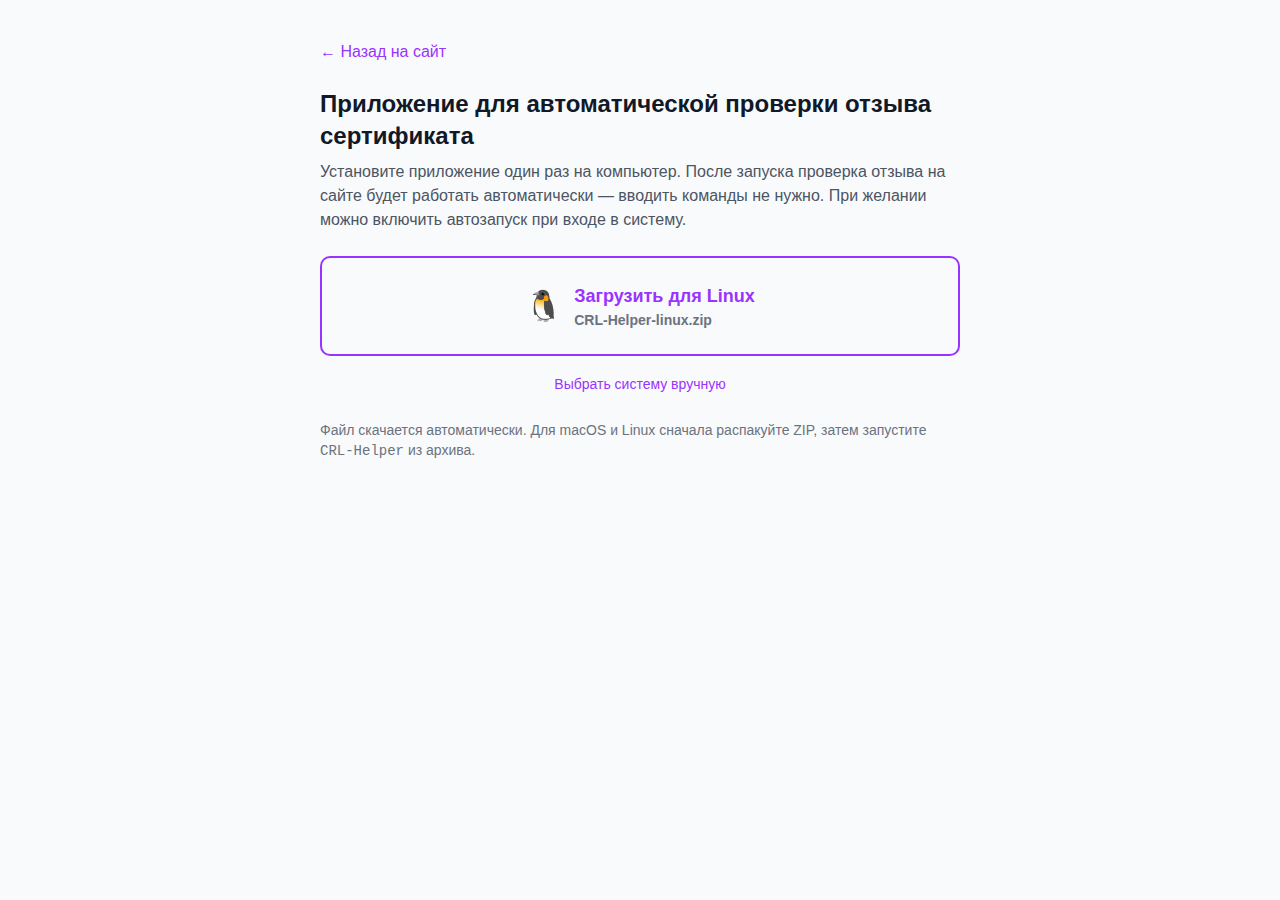
<file: downloads/index.html>
<!DOCTYPE html>
<html lang="ru">
<head>
    <meta charset="UTF-8" />
    <meta name="viewport" content="width=device-width, initial-scale=1.0" />
    <title>Скачать приложение — проверка отзыва сертификата | Copilot 1СО 2.0</title>
    <link
        rel="icon"
        href='data:image/svg+xml,<svg xmlns="http://www.w3.org/2000/svg" viewBox="0 0 32 32"><title>SOS Icon</title><defs><style>.sos-text{font-family:sans-serif;font-size:12px;font-weight:bold;fill:%23DC2626}.frame{fill:none;stroke:%23DC2626;stroke-width:2}</style></defs><rect x="4" y="4" width="24" height="24" rx="4" class="frame"/><text x="16" y="16" class="sos-text" text-anchor="middle" dominant-baseline="central">SOS</text></svg>'
    />
    <script src="../js/vendor-config.js?v=legacy-20260413-005858-fd473fa"></script>
    <script src="../js/vendor-loader.js?v=legacy-20260413-005858-fd473fa"></script>
    <script>
        window.__loadTailwindDownloads = function() {
            var apply = function() {
                if (typeof tailwind !== 'undefined') {
                    tailwind.config = {
                        darkMode: 'class',
                        theme: { extend: { colors: { primary: '#9933FF', secondary: '#7B2FDF' } } }
                    };
                }
            };
            var s = window.VendorLoader ? VendorLoader.loadTailwindFallback('../') : null;
            if (s) {
                s.onload = apply;
            } else {
                var s2 = document.createElement('script');
                s2.src = 'https://cdn.tailwindcss.com';
                s2.onload = apply;
                document.head.appendChild(s2);
            }
        };
    </script>
    <link id="tailwind-built" rel="stylesheet" href="../css/tailwind.generated.css?v=legacy-20260413-005858-fd473fa" onerror="window.__loadTailwindDownloads && __loadTailwindDownloads()">
    <style>
        body { font-family: 'Segoe UI', Tahoma, Geneva, Verdana, sans-serif; }
        a.download-link:hover { opacity: 0.9; transform: translateY(-1px); }
    </style>
</head>
<body class="min-h-screen bg-gray-50 dark:bg-gray-900 text-gray-900 dark:text-gray-100">
    <div class="max-w-2xl mx-auto px-4 py-10">
        <a href="/" class="inline-block text-primary hover:underline mb-6">← Назад на сайт</a>
        <h1 class="text-2xl font-semibold mb-2">Приложение для автоматической проверки отзыва сертификата</h1>
        <p class="text-gray-600 dark:text-gray-400 mb-6">
            Установите приложение один раз на компьютер. После запуска проверка отзыва на сайте будет работать автоматически — вводить команды не нужно. При желании можно включить автозапуск при входе в систему.
        </p>
        <div id="downloadArea" class="space-y-4">
            <button
                id="downloadBtn"
                type="button"
                class="download-link w-full flex items-center justify-center gap-3 p-6 rounded-lg border-2 border-primary bg-primary/10 hover:bg-primary/20 dark:bg-primary/20 dark:hover:bg-primary/30 text-primary font-semibold text-lg transition cursor-pointer"
            >
                <span id="downloadIcon" class="text-3xl">⬇️</span>
                <div class="text-left">
                    <span id="downloadLabel">Определение системы...</span>
                    <span class="block text-sm font-normal text-gray-500 dark:text-gray-400" id="downloadSub">Загрузка и установка в один клик</span>
                </div>
            </button>
            <p class="text-center">
                <button type="button" id="manualBtn" class="text-sm text-primary hover:underline">Выбрать систему вручную</button>
            </p>
            <div id="manualChoice" class="hidden space-y-2">
                <button type="button" data-os="windows" class="manual-dl w-full block p-3 rounded border text-center hover:bg-gray-100 dark:hover:bg-gray-800">🪟 Windows</button>
                <button type="button" data-os="macos" class="manual-dl w-full block p-3 rounded border text-center hover:bg-gray-100 dark:hover:bg-gray-800">🍎 macOS</button>
                <button type="button" data-os="linux" class="manual-dl w-full block p-3 rounded border text-center hover:bg-gray-100 dark:hover:bg-gray-800">🐧 Linux</button>
            </div>
        </div>
        <p class="mt-6 text-sm text-gray-500 dark:text-gray-400">
            Файл скачается автоматически. Для macOS и Linux сначала распакуйте ZIP, затем запустите <code>CRL-Helper</code> из архива.
        </p>
        <script>
(function(){
var FALLBACKS = {
    windows: ['/files/CRL-Helper-windows.exe', '/downloads/CRL-Helper-windows.exe', 'https://raw.githubusercontent.com/literarum/Copilot-1CO-2.0/main/site/files/CRL-Helper-windows.exe'],
    macos: ['/files/CRL-Helper-macos.zip', '/downloads/CRL-Helper-macos', 'https://raw.githubusercontent.com/literarum/Copilot-1CO-2.0/main/site/files/CRL-Helper-macos.zip'],
    linux: ['/files/CRL-Helper-linux.zip', '/downloads/CRL-Helper-linux', 'https://raw.githubusercontent.com/literarum/Copilot-1CO-2.0/main/site/files/CRL-Helper-linux.zip']
};
var LABELS={windows:'Загрузить для Windows',macos:'Загрузить для macOS',linux:'Загрузить для Linux'};
var ICONS={windows:'🪟',macos:'🍎',linux:'🐧'};
function detectOS(){
    var ua=navigator.userAgent;var plat=navigator.platform||'';
    if(/Win/i.test(ua)||/Windows/i.test(ua)||plat.indexOf('Win')>=0)return'windows';
    if(/Mac/i.test(ua)||/iPhone|iPad/i.test(ua)||plat.indexOf('Mac')>=0)return'macos';
    return'linux';
}
var os=detectOS();
var btn=document.getElementById('downloadBtn');
var icon=document.getElementById('downloadIcon');
var label=document.getElementById('downloadLabel');
var sub=document.getElementById('downloadSub');
var manualBtn=document.getElementById('manualBtn');
var manualChoice=document.getElementById('manualChoice');
function setFor(osId){
    os=osId;
    icon.textContent=ICONS[os];
    label.textContent=LABELS[os];
    sub.textContent=FALLBACKS[os][0].split('/').pop();
}
async function isHtmlLikeBlob(blob){
    if(!blob||blob.size===0)return true;
    var text=await blob.slice(0,1024).text();
    var t=text.trim().toLowerCase();
    return t.indexOf('<!doctype html')===0||t.indexOf('<html')===0||t.indexOf('<head')>=0||t.indexOf('<body')>=0;
}
async function fetchDownloadBlob(url){
    var r=await fetch(url,{method:'GET',cache:'no-store'});
    if(!r.ok)return{ok:false,reason:'missing'};
    var ct=(r.headers.get('Content-Type')||'').toLowerCase();
    var blob=await r.blob();
    if(ct.indexOf('text/html')>=0||ct.indexOf('text/plain')>=0)return{ok:false,reason:'html'};
    if(await isHtmlLikeBlob(blob))return{ok:false,reason:'html'};
    return{ok:true,blob:blob};
}
function triggerBlobDownload(blob,url){
    var objectUrl=URL.createObjectURL(blob);
    var a=document.createElement('a');
    a.href=objectUrl;
    a.download=url.split('/').pop();
    document.body.appendChild(a);
    a.click();
    document.body.removeChild(a);
    URL.revokeObjectURL(objectUrl);
}
async function doDownloadFor(osId){
    var urls=FALLBACKS[osId];
    var result=null;
    var finalUrl=null;
    for(var i=0;i<urls.length;i++){
        try{
            var r=await fetchDownloadBlob(urls[i]);
            if(r.ok){result=r;finalUrl=urls[i];break;}
        }catch(e){}
    }
    if(!result||!result.ok){
        alert('Сборка для '+(osId==='windows'?'Windows':osId==='macos'?'macOS':'Linux')+' пока недоступна');
        label.textContent='Сборка для '+(osId==='windows'?'Windows':osId==='macos'?'macOS':'Linux')+' пока недоступна';
        return;
    }
    triggerBlobDownload(result.blob,finalUrl);
}
setFor(os);
btn.onclick=function(){doDownloadFor(os);};
manualBtn.onclick=function(){
    manualChoice.classList.toggle('hidden');
};
manualChoice.querySelectorAll('.manual-dl').forEach(function(b){
    b.onclick=function(){
        var o=b.getAttribute('data-os');
        doDownloadFor(o);
    };
});
})();
        </script>
    </div>
</body>
</html>
</file>
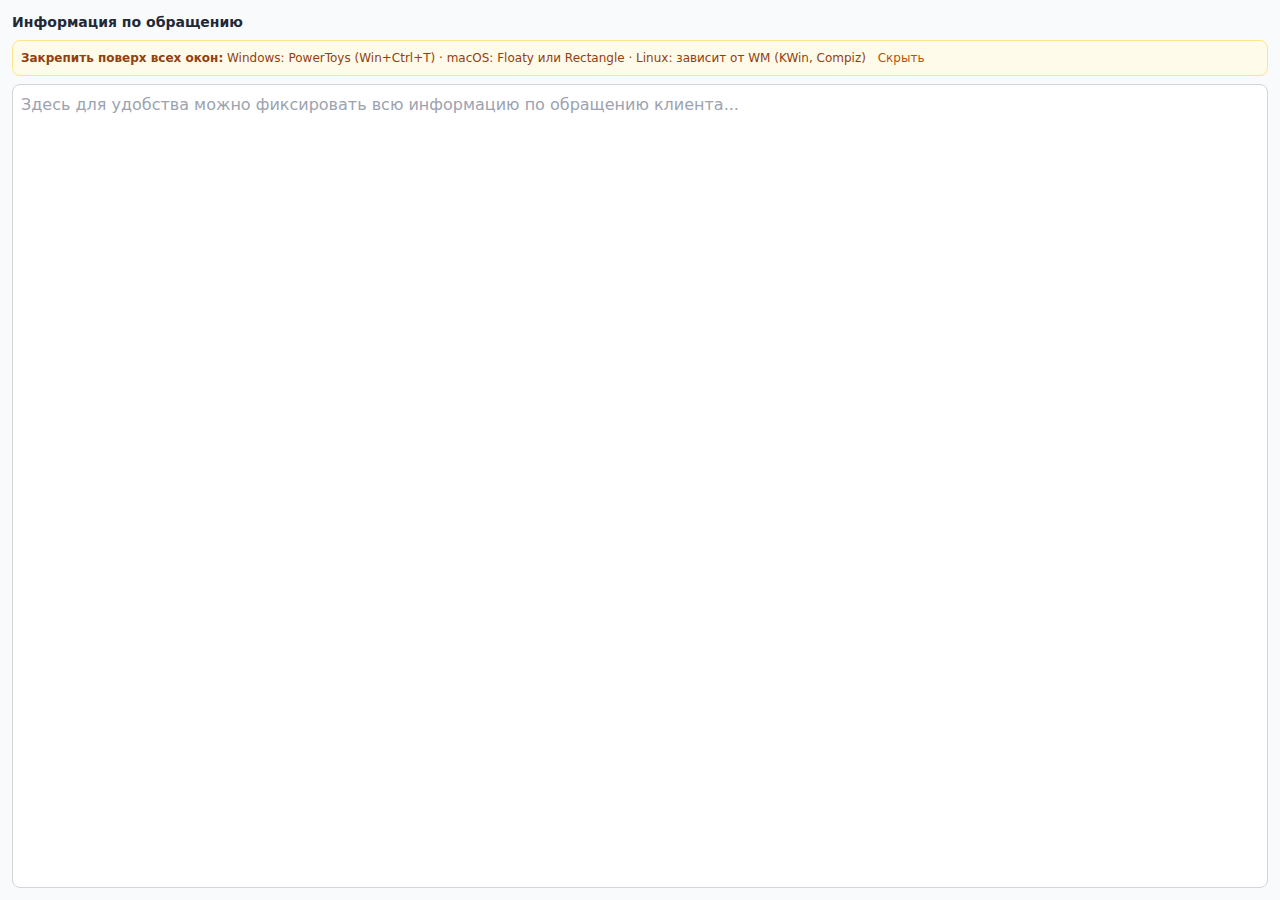
<file: client-notes-standalone.html>
<!DOCTYPE html>
<html lang="ru">
<head>
    <meta charset="UTF-8" />
    <meta name="viewport" content="width=device-width, initial-scale=1.0" />
    <title>Заметки по обращению — Copilot 1СО 2.0</title>
    <link rel="icon" href="data:image/svg+xml,<svg xmlns='http://www.w3.org/2000/svg' viewBox='0 0 32 32'><rect x='4' y='4' width='24' height='24' rx='4' fill='none' stroke='%23DC2626' stroke-width='2'/><text x='16' y='16' font-size='12' font-weight='bold' fill='%23DC2626' text-anchor='middle' dominant-baseline='central'>SOS</text></svg>" />
    <script src="js/vendor-config.js?v=legacy-20260311-000805-3b7594f"></script>
    <script src="js/vendor-loader.js?v=legacy-20260311-000805-3b7594f"></script>
    <script type="text/javascript">if (window.VendorLoader) VendorLoader.writeVendors('standalone', '');</script>
    <script type="text/javascript">if (window.VendorLoader && window.VendorConfig && window.VendorConfig.USE_LOCAL_VENDORS) { setTimeout(function() { VendorLoader.runVendorFallback('standalone', ''); }, 0); }</script>
    <link rel="stylesheet" href="css/tailwind.generated.css?v=legacy-20260311-000805-3b7594f" />
    <link rel="stylesheet" href="css/main.css?v=legacy-20260311-000805-3b7594f" />
    <link rel="stylesheet" href="css/inline-styles.css?v=legacy-20260311-000805-3b7594f" />
    <link rel="stylesheet" href="css/inline-styles.css?v=legacy-20260311-000805-3b7594f" />
    <link rel="stylesheet" href="css/inline-styles.css?v=legacy-20260311-000805-3b7594f" />
    <link rel="stylesheet" href="css/inline-styles.css?v=legacy-20260311-000805-3b7594f" />
    <style>
        body { min-height: 100vh; margin: 0; }
        #clientNotesStandalone { font-family: inherit; }
    </style>
    <script>
        (function() {
            if (window.matchMedia && window.matchMedia('(prefers-color-scheme: dark)').matches) {
                document.documentElement.classList.add('dark');
            }
            window.matchMedia('(prefers-color-scheme: dark)').addEventListener('change', function(e) {
                document.documentElement.classList.toggle('dark', e.matches);
            });
        })();
    </script>
</head>
<body class="bg-gray-50 dark:bg-gray-900 text-gray-900 dark:text-gray-100">
    <div class="flex flex-col h-screen p-3">
        <div class="flex items-center justify-between gap-2 mb-2 flex-shrink-0">
            <h1 class="text-sm font-semibold text-gray-800 dark:text-gray-200">Информация по обращению</h1>
        </div>
        <div id="pinHint" class="app-hint mb-2">
            <strong>Закрепить поверх всех окон:</strong>
            <span id="pinHintText">Windows: PowerToys (Win+Ctrl+T) · macOS: Floaty или Rectangle · Linux: зависит от WM (KWin, Compiz)</span>
            <button type="button" id="dismissPinHint" class="app-hint-action ml-2" title="Скрыть подсказку">Скрыть</button>
        </div>
        <textarea
            id="clientNotesStandalone"
            class="flex-1 w-full min-h-[120px] p-2 rounded border border-gray-300 dark:border-gray-600 bg-white dark:bg-gray-800 text-gray-900 dark:text-gray-100 text-base resize-none focus:ring-2 focus:ring-primary focus:border-primary custom-scrollbar"
            placeholder="Здесь для удобства можно фиксировать всю информацию по обращению клиента..."
        ></textarea>
    </div>
    <script>
(function() {
    'use strict';
    var MSG_PREFIX = 'copilot1co:clientNotes:';
    var textarea = document.getElementById('clientNotesStandalone');
    var pinHint = document.getElementById('pinHint');
    var dismissBtn = document.getElementById('dismissPinHint');

    function getTargetOrigin() {
        try {
            return window.opener && !window.opener.closed ? window.opener.location.origin : window.location.origin;
        } catch (e) {
            return window.location.origin;
        }
    }

    function sendToOpener(data) {
        if (window.opener && !window.opener.closed) {
            try {
                window.opener.postMessage(MSG_PREFIX + JSON.stringify(data), getTargetOrigin());
            } catch (err) {
                console.warn('[clientNotesStandalone] postMessage to opener failed:', err);
            }
        }
    }

    function applyValue(val) {
        if (typeof val !== 'string') return;
        if (textarea.value !== val) {
            textarea.value = val;
        }
    }

    window.addEventListener('message', function(event) {
        if (event.origin !== window.location.origin) return;
        var raw = event.data;
        if (typeof raw !== 'string' || raw.indexOf(MSG_PREFIX) !== 0) return;
        try {
            var data = JSON.parse(raw.slice(MSG_PREFIX.length));
            if (data.type === 'clientNotesInit' || data.type === 'clientNotesSync') {
                applyValue(data.value || '');
            }
            if (data.type === 'clientNotesInit' && (data.theme === 'dark' || data.theme === 'light')) {
                document.documentElement.classList.toggle('dark', data.theme === 'dark');
            }
        } catch (e) {
            console.warn('[clientNotesStandalone] Invalid message:', e);
        }
    });

    textarea.addEventListener('input', function() {
        sendToOpener({ type: 'clientNotesSync', value: textarea.value });
    });

    if (dismissBtn) {
        dismissBtn.addEventListener('click', function() {
            pinHint.style.display = 'none';
            try {
                localStorage.setItem('clientNotesPinHintDismissed', '1');
            } catch (e) {}
        });
    }

    try {
        if (localStorage.getItem('clientNotesPinHintDismissed') === '1') {
            pinHint.style.display = 'none';
        }
    } catch (e) {}

    if (window.opener && !window.opener.closed) {
        sendToOpener({ type: 'clientNotesRequest' });
    }
})();
    </script>
</body>
</html>
</file>
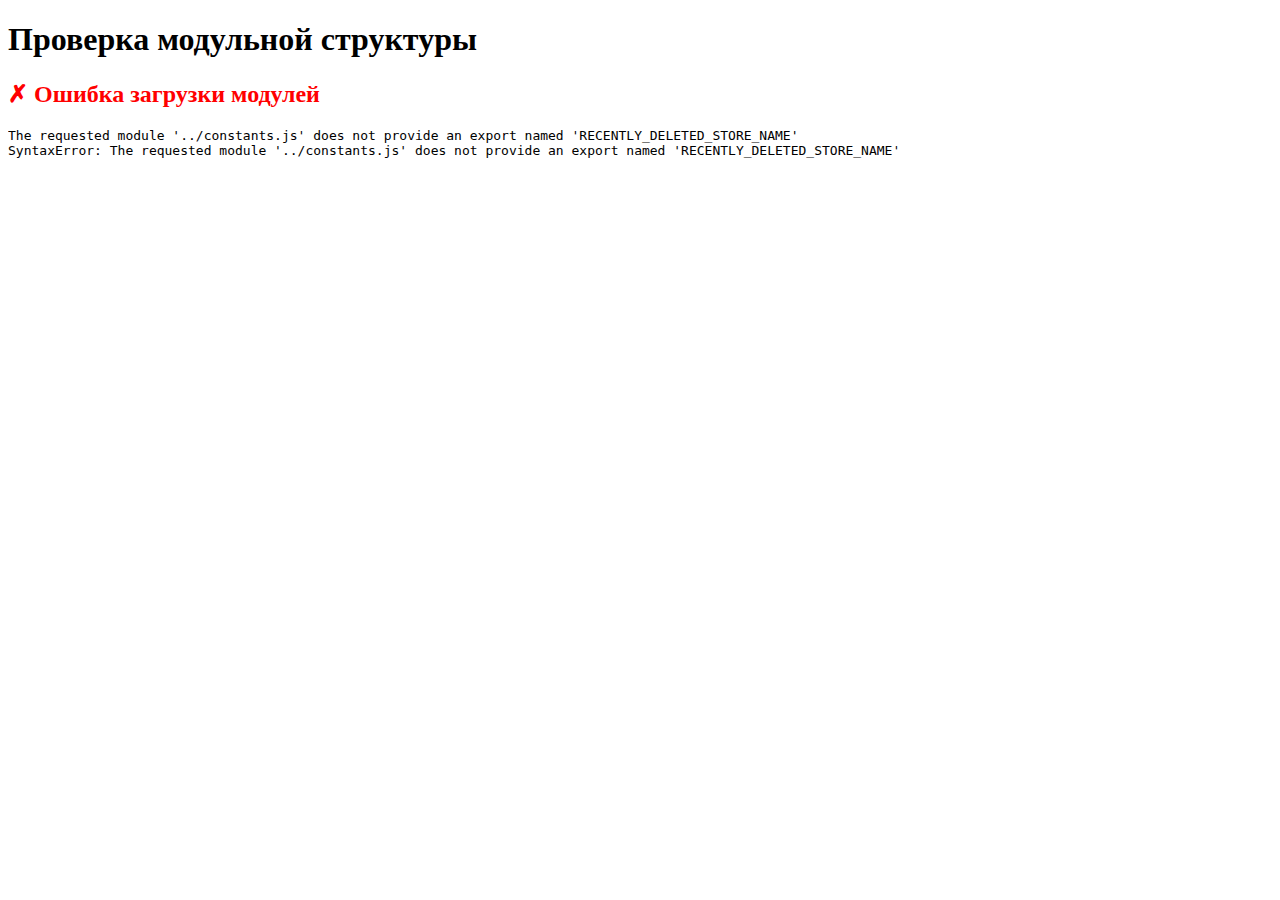
<file: test-modules.html>
<!DOCTYPE html>
<html lang="ru">
<head>
    <meta charset="UTF-8">
    <meta name="viewport" content="width=device-width, initial-scale=1.0">
    <title>Проверка модулей</title>
</head>
<body>
    <h1>Проверка модульной структуры</h1>
    <div id="status">Загрузка...</div>
    
    <script type="module">
        console.log('=== Начало проверки модулей ===');
        
        try {
            // Проверка констант
            console.log('1. Проверка constants.js...');
            const constants = await import('./js/constants.js');
            console.log('✓ constants.js загружен', constants);
            
            // Проверка конфигурации
            console.log('2. Проверка config.js...');
            const config = await import('./js/config.js');
            console.log('✓ config.js загружен', config);
            
            // Проверка состояния
            console.log('3. Проверка app/state.js...');
            const state = await import('./js/app/state.js');
            console.log('✓ app/state.js загружен', state);
            
            // Проверка утилит
            console.log('4. Проверка utils/html.js...');
            const html = await import('./js/utils/html.js');
            console.log('✓ utils/html.js загружен', html);
            
            console.log('5. Проверка utils/helpers.js...');
            const helpers = await import('./js/utils/helpers.js');
            console.log('✓ utils/helpers.js загружен', helpers);
            
            // Проверка БД
            console.log('6. Проверка db/stores.js...');
            const stores = await import('./js/db/stores.js');
            console.log('✓ db/stores.js загружен', stores);
            
            console.log('7. Проверка db/indexeddb.js...');
            const indexeddb = await import('./js/db/indexeddb.js');
            console.log('✓ db/indexeddb.js загружен', indexeddb);
            
            console.log('8. Проверка db/favorites.js...');
            const favorites = await import('./js/db/favorites.js');
            console.log('✓ db/favorites.js загружен', favorites);
            
            // Проверка сервисов
            console.log('9. Проверка services/notification.js...');
            const notification = await import('./js/services/notification.js');
            console.log('✓ services/notification.js загружен', notification);
            
            console.log('10. Проверка services/export.js...');
            const exportService = await import('./js/services/export.js');
            console.log('✓ services/export.js загружен', exportService);
            
            // Проверка компонентов
            console.log('11. Проверка components/modals.js...');
            const modals = await import('./js/components/modals.js');
            console.log('✓ components/modals.js загружен', modals);
            
            console.log('12. Проверка components/tabs.js...');
            const tabs = await import('./js/components/tabs.js');
            console.log('✓ components/tabs.js загружен', tabs);
            
            console.log('13. Проверка components/algorithms.js...');
            const algorithms = await import('./js/components/algorithms.js');
            console.log('✓ components/algorithms.js загружен', algorithms);
            
            console.log('14. Проверка components/main-algorithm.js...');
            const mainAlgorithm = await import('./js/components/main-algorithm.js');
            console.log('✓ components/main-algorithm.js загружен', mainAlgorithm);
            
            console.log('15. Проверка components/bookmarks.js...');
            const bookmarks = await import('./js/components/bookmarks.js');
            console.log('✓ components/bookmarks.js загружен', bookmarks);
            
            console.log('16. Проверка components/ext-links.js...');
            const extLinks = await import('./js/components/ext-links.js');
            console.log('✓ components/ext-links.js загружен', extLinks);
            
            console.log('17. Проверка components/reglaments.js...');
            const reglaments = await import('./js/components/reglaments.js');
            console.log('✓ components/reglaments.js загружен', reglaments);
            
            console.log('18. Проверка components/sedo.js...');
            const sedo = await import('./js/components/sedo.js');
            console.log('✓ components/sedo.js загружен', sedo);
            
            console.log('19. Проверка components/client-data.js...');
            const clientData = await import('./js/components/client-data.js');
            console.log('✓ components/client-data.js загружен', clientData);
            
            console.log('20. Проверка components/theme.js...');
            const theme = await import('./js/components/theme.js');
            console.log('✓ components/theme.js загружен', theme);
            
            // Проверка главного файла
            console.log('21. Проверка app.js...');
            const app = await import('./js/app.js');
            console.log('✓ app.js загружен', app);
            
            // Проверка точки входа
            console.log('22. Проверка entry.js...');
            const entry = await import('./js/entry.js');
            console.log('✓ entry.js загружен', entry);
            
            console.log('=== ✓ ВСЕ МОДУЛИ УСПЕШНО ЗАГРУЖЕНЫ ===');
            document.getElementById('status').innerHTML = '<h2 style="color: green;">✓ Все модули успешно загружены!</h2><p>Проверьте консоль для деталей.</p>';
            
        } catch (error) {
            console.error('=== ✗ ОШИБКА ЗАГРУЗКИ МОДУЛЕЙ ===');
            console.error(error);
            document.getElementById('status').innerHTML = `<h2 style="color: red;">✗ Ошибка загрузки модулей</h2><pre>${error.message}\n${error.stack}</pre>`;
        }
    </script>
</body>
</html>
</file>
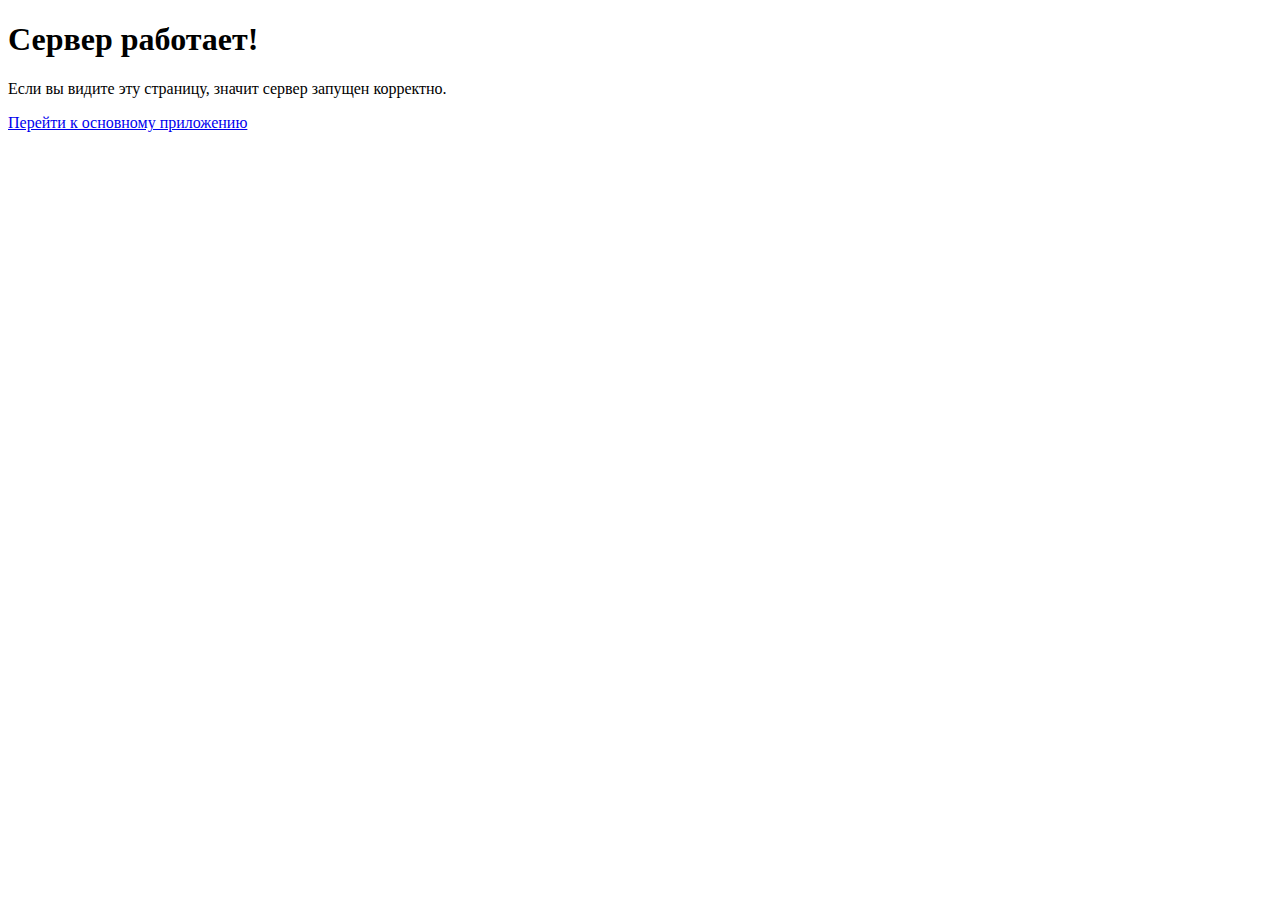
<file: test.html>
<!DOCTYPE html>
<html lang="ru">
<head>
    <meta charset="UTF-8">
    <title>Тест сервера</title>
</head>
<body>
    <h1>Сервер работает!</h1>
    <p>Если вы видите эту страницу, значит сервер запущен корректно.</p>
    <p><a href="index.html">Перейти к основному приложению</a></p>
</body>
</html>
</file>
<file: css/main.css>
/* =================================================================== */
/*    ГЛАВНЫЙ CSS ФАЙЛ (Main CSS File)                                */
/*    Импортирует все CSS модули                                      */
/* =================================================================== */

/* Основные стили приложения (переменные темы и компоненты) */
@import url('./styles.css');

/* Стили скроллбара и кнопок (используют переменные из styles.css) */
@import url('./inline-styles.css');

/* Базовые стили (опционально, можно использовать вместо styles.css) */
/* @import url('./base/variables.css'); */
/* @import url('./base/base.css'); */
</file>
<file: css/inline-styles.css>
/* =================================================================== */
/*    ВСТРОЕННЫЕ СТИЛИ (Inline Styles)                                */
/*    Стили, которые были встроены в index.html                       */
/* =================================================================== */

/* Стили для скроллбара (scrollbar-theme) */
html {
    color-scheme: light;
}
html.dark {
    color-scheme: dark;
}

/* --- LIGHT ----------------------------------------------------------- */
html:not(.dark),
html:not(.dark) body {
    scrollbar-color: var(--override-scrollbar-thumb-light, var(--color-border))
        var(--override-scrollbar-track-light, var(--color-surface-2)) !important;
    scrollbar-width: thin;
}
/* Chromium/WebKit — корневой + вложенные */
html:not(.dark)::-webkit-scrollbar,
html:not(.dark) body::-webkit-scrollbar,
html:not(.dark) *::-webkit-scrollbar {
    width: 12px;
    height: 12px;
}
html:not(.dark)::-webkit-scrollbar-track,
html:not(.dark) body::-webkit-scrollbar-track,
html:not(.dark) *::-webkit-scrollbar-track {
    background: var(--override-scrollbar-track-light, var(--color-surface-2)) !important;
}
html:not(.dark)::-webkit-scrollbar-thumb,
html:not(.dark) body::-webkit-scrollbar-thumb,
html:not(.dark) *::-webkit-scrollbar-thumb {
    background: var(--override-scrollbar-thumb-light, var(--color-border)) !important;
    border-radius: var(--border-radius) !important;
    border: 2px solid var(--override-scrollbar-track-light, var(--color-surface-2)) !important;
}
html:not(.dark)::-webkit-scrollbar-corner,
html:not(.dark) body::-webkit-scrollbar-corner {
    background: var(--override-scrollbar-track-light, var(--color-surface-2)) !important;
}

/* --- DARK ------------------------------------------------------------ */
html.dark,
html.dark body {
    scrollbar-color: var(--override-scrollbar-thumb-dark, var(--color-border-interactive))
        var(--override-scrollbar-track-dark, var(--color-surface-2)) !important;
    scrollbar-width: thin;
}
html.dark::-webkit-scrollbar,
html.dark body::-webkit-scrollbar,
html.dark *::-webkit-scrollbar {
    width: 12px;
    height: 12px;
}
html.dark::-webkit-scrollbar-track,
html.dark body::-webkit-scrollbar-track,
html.dark *::-webkit-scrollbar-track {
    background: var(--override-scrollbar-track-dark, var(--color-surface-2)) !important;
}
html.dark::-webkit-scrollbar-thumb,
html.dark body::-webkit-scrollbar-thumb,
html.dark *::-webkit-scrollbar-thumb {
    background: var(--override-scrollbar-thumb-dark, var(--color-border-interactive)) !important;
    border-radius: var(--border-radius) !important;
    border: 2px solid var(--override-scrollbar-track-dark, var(--color-surface-2)) !important;
}
html.dark::-webkit-scrollbar-corner,
html.dark body::-webkit-scrollbar-corner {
    background: var(--override-scrollbar-track-dark, var(--color-surface-2)) !important;
}

*::-webkit-scrollbar-thumb:hover {
    background: var(--color-hover-subtle, var(--color-scrollbar-thumb));
}

/* Исправление радиуса кнопок (buttons-radius-fix) */
#clearAllDataBtn,
#resetUiBtn,
.btn-destructive,
.btn-destructive-all {
    border-radius: var(--border-radius) !important;
}

/* ------------------------------------------------------------------ */
/* Глобально: без фокус-обводки / ring (Tailwind и outline)            */
/* Загружается последним через main.css — перекрывает компонентные правила */
/* ------------------------------------------------------------------ */
:focus,
:focus-visible {
    outline: none !important;
    outline-offset: 0 !important;
}

/* Tailwind ring задаётся и на :focus (не только :focus-visible) */
:focus,
:focus-visible {
    --tw-ring-offset-shadow: 0 0 #0000 !important;
    --tw-ring-shadow: 0 0 #0000 !important;
    --tw-ring-offset-width: 0px !important;
    --tw-ring-width: 0px !important;
}

/* Поля ввода: убрать focus:border-primary и прочие фокус-рамки */
input:focus,
input:focus-visible,
textarea:focus,
textarea:focus-visible,
select:focus,
select:focus-visible {
    border-color: var(--color-border);
    box-shadow: none !important;
}

/* Не-Tailwind: явные focus-ring в компонентах */
.engineering-cockpit-password-input:focus,
.engineering-cockpit-password-input:focus-visible {
    border-color: var(--color-border);
    box-shadow: none !important;
}

#dbMergeModal #dbMergeSelectFileBtn:focus-visible {
    box-shadow: none !important;
}

.app-toggle input:focus-visible + .app-toggle__track {
    outline: none !important;
}
</file>
